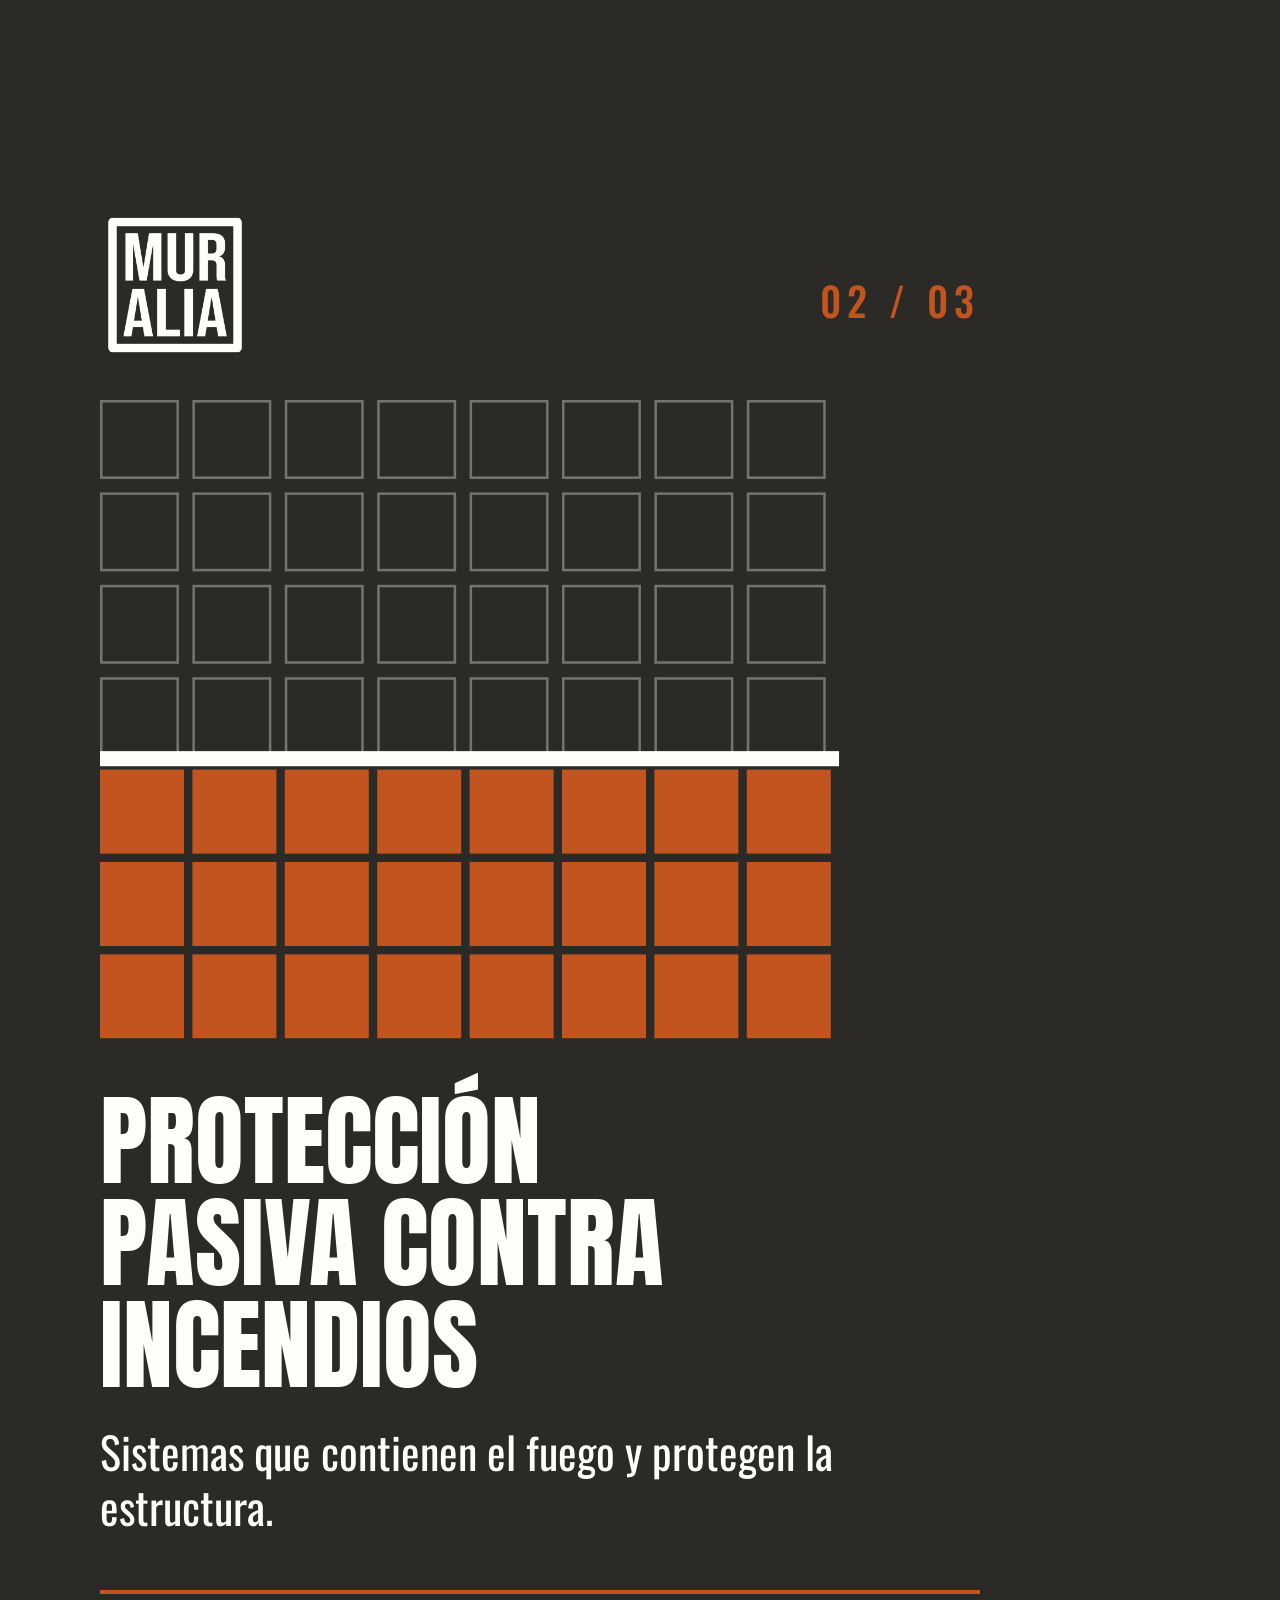
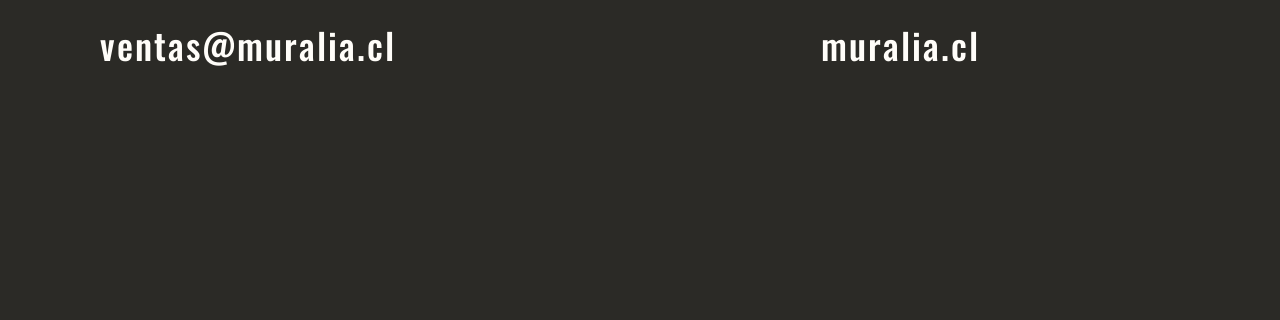
<file: stories/story-ppci.html>
<!doctype html><html lang="es"><head><meta charset="utf-8"><meta name="viewport" content="width=1080">
<title>Muralia — Protección Pasiva Contra Incendios</title><style>
@font-face{font-family:Anton;src:url(fonts/anton.ttf)}
@font-face{font-family:Oswald;font-weight:400;src:url(fonts/oswald-400.ttf)}
@font-face{font-family:Oswald;font-weight:500;src:url(fonts/oswald-500.ttf)}
*{box-sizing:border-box;margin:0}
html,body{width:1080px;height:1920px;overflow:hidden}
.s{position:relative;width:1080px;height:1920px;font-family:Oswald,sans-serif}
.p{position:absolute;left:100px;top:400px;width:880px;height:760px;overflow:hidden;transform:scale(.84);transform-origin:top left}
.logo{position:absolute;left:100px;top:210px;width:150px;height:150px}
.n{position:absolute;right:100px;top:270px;font:500 40px Oswald;letter-spacing:6px}
h1{position:absolute;left:100px;top:1090px;font:400 100px/1.02 Anton;text-transform:uppercase}
.sub{position:absolute;left:100px;width:820px;font:400 44px/1.25 Oswald}
.f{position:absolute;left:100px;right:100px;top:1590px;padding-top:24px;font:500 36px Oswald;letter-spacing:2px;display:flex;justify-content:space-between}
.a{position:absolute;animation-duration:8s;animation-iteration-count:infinite;animation-timing-function:cubic-bezier(.2,.8,.2,1)}
.slide{animation-name:slide}.pop{animation-name:pop}.grow{animation-name:grow;transform-origin:top}.bar{animation-name:bar;transform-origin:left}
@keyframes slide{0%{opacity:0;transform:translateX(-300px)}8%,86%{opacity:1;transform:none}96%,100%{opacity:0;transform:translateX(300px)}}
@keyframes pop{0%{opacity:0;transform:scale(0)}8%,86%{opacity:1;transform:none}96%,100%{opacity:0;transform:scale(.5)}}
@keyframes grow{0%{transform:scaleY(0)}10%,86%{transform:none}96%,100%{transform:scaleY(0)}}
@keyframes bar{0%{transform:scaleX(0)}10%,86%{transform:none}96%,100%{transform:scaleX(0)}}
.t{opacity:1;animation:txt 8s infinite}@keyframes txt{0%{opacity:0;transform:translateY(30px)}10%,88%{opacity:1;transform:none}97%,100%{opacity:0}}
@media (prefers-reduced-motion:reduce){.a,.t{animation:none!important}}
</style></head>
<body style="background:#2B2A26"><div class="s" style="background:#2B2A26;color:#FFFDF9">
<img class="logo" src="../brand/logo/muralia-logo-papel-transparente.png" alt="Muralia">
<div class="n" style="color:#C2551F">02 / 03</div>
<div class="p"><div style="position:absolute;left:0px;top:0px;width:94px;height:94px;border:3px solid #FFFDF9;opacity:.35"></div><div style="position:absolute;left:110px;top:0px;width:94px;height:94px;border:3px solid #FFFDF9;opacity:.35"></div><div style="position:absolute;left:220px;top:0px;width:94px;height:94px;border:3px solid #FFFDF9;opacity:.35"></div><div style="position:absolute;left:330px;top:0px;width:94px;height:94px;border:3px solid #FFFDF9;opacity:.35"></div><div style="position:absolute;left:440px;top:0px;width:94px;height:94px;border:3px solid #FFFDF9;opacity:.35"></div><div style="position:absolute;left:550px;top:0px;width:94px;height:94px;border:3px solid #FFFDF9;opacity:.35"></div><div style="position:absolute;left:660px;top:0px;width:94px;height:94px;border:3px solid #FFFDF9;opacity:.35"></div><div style="position:absolute;left:770px;top:0px;width:94px;height:94px;border:3px solid #FFFDF9;opacity:.35"></div><div style="position:absolute;left:0px;top:110px;width:94px;height:94px;border:3px solid #FFFDF9;opacity:.35"></div><div style="position:absolute;left:110px;top:110px;width:94px;height:94px;border:3px solid #FFFDF9;opacity:.35"></div><div style="position:absolute;left:220px;top:110px;width:94px;height:94px;border:3px solid #FFFDF9;opacity:.35"></div><div style="position:absolute;left:330px;top:110px;width:94px;height:94px;border:3px solid #FFFDF9;opacity:.35"></div><div style="position:absolute;left:440px;top:110px;width:94px;height:94px;border:3px solid #FFFDF9;opacity:.35"></div><div style="position:absolute;left:550px;top:110px;width:94px;height:94px;border:3px solid #FFFDF9;opacity:.35"></div><div style="position:absolute;left:660px;top:110px;width:94px;height:94px;border:3px solid #FFFDF9;opacity:.35"></div><div style="position:absolute;left:770px;top:110px;width:94px;height:94px;border:3px solid #FFFDF9;opacity:.35"></div><div style="position:absolute;left:0px;top:220px;width:94px;height:94px;border:3px solid #FFFDF9;opacity:.35"></div><div style="position:absolute;left:110px;top:220px;width:94px;height:94px;border:3px solid #FFFDF9;opacity:.35"></div><div style="position:absolute;left:220px;top:220px;width:94px;height:94px;border:3px solid #FFFDF9;opacity:.35"></div><div style="position:absolute;left:330px;top:220px;width:94px;height:94px;border:3px solid #FFFDF9;opacity:.35"></div><div style="position:absolute;left:440px;top:220px;width:94px;height:94px;border:3px solid #FFFDF9;opacity:.35"></div><div style="position:absolute;left:550px;top:220px;width:94px;height:94px;border:3px solid #FFFDF9;opacity:.35"></div><div style="position:absolute;left:660px;top:220px;width:94px;height:94px;border:3px solid #FFFDF9;opacity:.35"></div><div style="position:absolute;left:770px;top:220px;width:94px;height:94px;border:3px solid #FFFDF9;opacity:.35"></div><div style="position:absolute;left:0px;top:330px;width:94px;height:94px;border:3px solid #FFFDF9;opacity:.35"></div><div style="position:absolute;left:110px;top:330px;width:94px;height:94px;border:3px solid #FFFDF9;opacity:.35"></div><div style="position:absolute;left:220px;top:330px;width:94px;height:94px;border:3px solid #FFFDF9;opacity:.35"></div><div style="position:absolute;left:330px;top:330px;width:94px;height:94px;border:3px solid #FFFDF9;opacity:.35"></div><div style="position:absolute;left:440px;top:330px;width:94px;height:94px;border:3px solid #FFFDF9;opacity:.35"></div><div style="position:absolute;left:550px;top:330px;width:94px;height:94px;border:3px solid #FFFDF9;opacity:.35"></div><div style="position:absolute;left:660px;top:330px;width:94px;height:94px;border:3px solid #FFFDF9;opacity:.35"></div><div style="position:absolute;left:770px;top:330px;width:94px;height:94px;border:3px solid #FFFDF9;opacity:.35"></div><div class="a pop" style="left:0px;top:440px;width:100px;height:100px;background:#C2551F;animation-delay:-7.34s"></div><div class="a pop" style="left:110px;top:440px;width:100px;height:100px;background:#C2551F;animation-delay:-7.29s"></div><div class="a pop" style="left:220px;top:440px;width:100px;height:100px;background:#C2551F;animation-delay:-7.24s"></div><div class="a pop" style="left:330px;top:440px;width:100px;height:100px;background:#C2551F;animation-delay:-7.19s"></div><div class="a pop" style="left:440px;top:440px;width:100px;height:100px;background:#C2551F;animation-delay:-7.14s"></div><div class="a pop" style="left:550px;top:440px;width:100px;height:100px;background:#C2551F;animation-delay:-7.09s"></div><div class="a pop" style="left:660px;top:440px;width:100px;height:100px;background:#C2551F;animation-delay:-7.04s"></div><div class="a pop" style="left:770px;top:440px;width:100px;height:100px;background:#C2551F;animation-delay:-6.99s"></div><div class="a pop" style="left:0px;top:550px;width:100px;height:100px;background:#C2551F;animation-delay:-7.52s"></div><div class="a pop" style="left:110px;top:550px;width:100px;height:100px;background:#C2551F;animation-delay:-7.47s"></div><div class="a pop" style="left:220px;top:550px;width:100px;height:100px;background:#C2551F;animation-delay:-7.42s"></div><div class="a pop" style="left:330px;top:550px;width:100px;height:100px;background:#C2551F;animation-delay:-7.37s"></div><div class="a pop" style="left:440px;top:550px;width:100px;height:100px;background:#C2551F;animation-delay:-7.32s"></div><div class="a pop" style="left:550px;top:550px;width:100px;height:100px;background:#C2551F;animation-delay:-7.27s"></div><div class="a pop" style="left:660px;top:550px;width:100px;height:100px;background:#C2551F;animation-delay:-7.22s"></div><div class="a pop" style="left:770px;top:550px;width:100px;height:100px;background:#C2551F;animation-delay:-7.17s"></div><div class="a pop" style="left:0px;top:660px;width:100px;height:100px;background:#C2551F;animation-delay:-7.70s"></div><div class="a pop" style="left:110px;top:660px;width:100px;height:100px;background:#C2551F;animation-delay:-7.65s"></div><div class="a pop" style="left:220px;top:660px;width:100px;height:100px;background:#C2551F;animation-delay:-7.60s"></div><div class="a pop" style="left:330px;top:660px;width:100px;height:100px;background:#C2551F;animation-delay:-7.55s"></div><div class="a pop" style="left:440px;top:660px;width:100px;height:100px;background:#C2551F;animation-delay:-7.50s"></div><div class="a pop" style="left:550px;top:660px;width:100px;height:100px;background:#C2551F;animation-delay:-7.45s"></div><div class="a pop" style="left:660px;top:660px;width:100px;height:100px;background:#C2551F;animation-delay:-7.40s"></div><div class="a pop" style="left:770px;top:660px;width:100px;height:100px;background:#C2551F;animation-delay:-7.35s"></div><div class="a bar" style="left:0;top:418px;width:880px;height:18px;background:#FFFDF9;animation-delay:-6.10s"></div></div>
<h1 class="t" style="color:#FFFDF9;animation-delay:-7.0s">PROTECCIÓN<br>PASIVA CONTRA<br>INCENDIOS</h1>
<p class="sub t" style="top:1424px;animation-delay:-6.6s">Sistemas que contienen el fuego y protegen la estructura.</p>
<div class="f" style="border-top:4px solid #C2551F"><span>ventas@muralia.cl</span><span>muralia.cl</span></div>
</div></body></html>
</file>
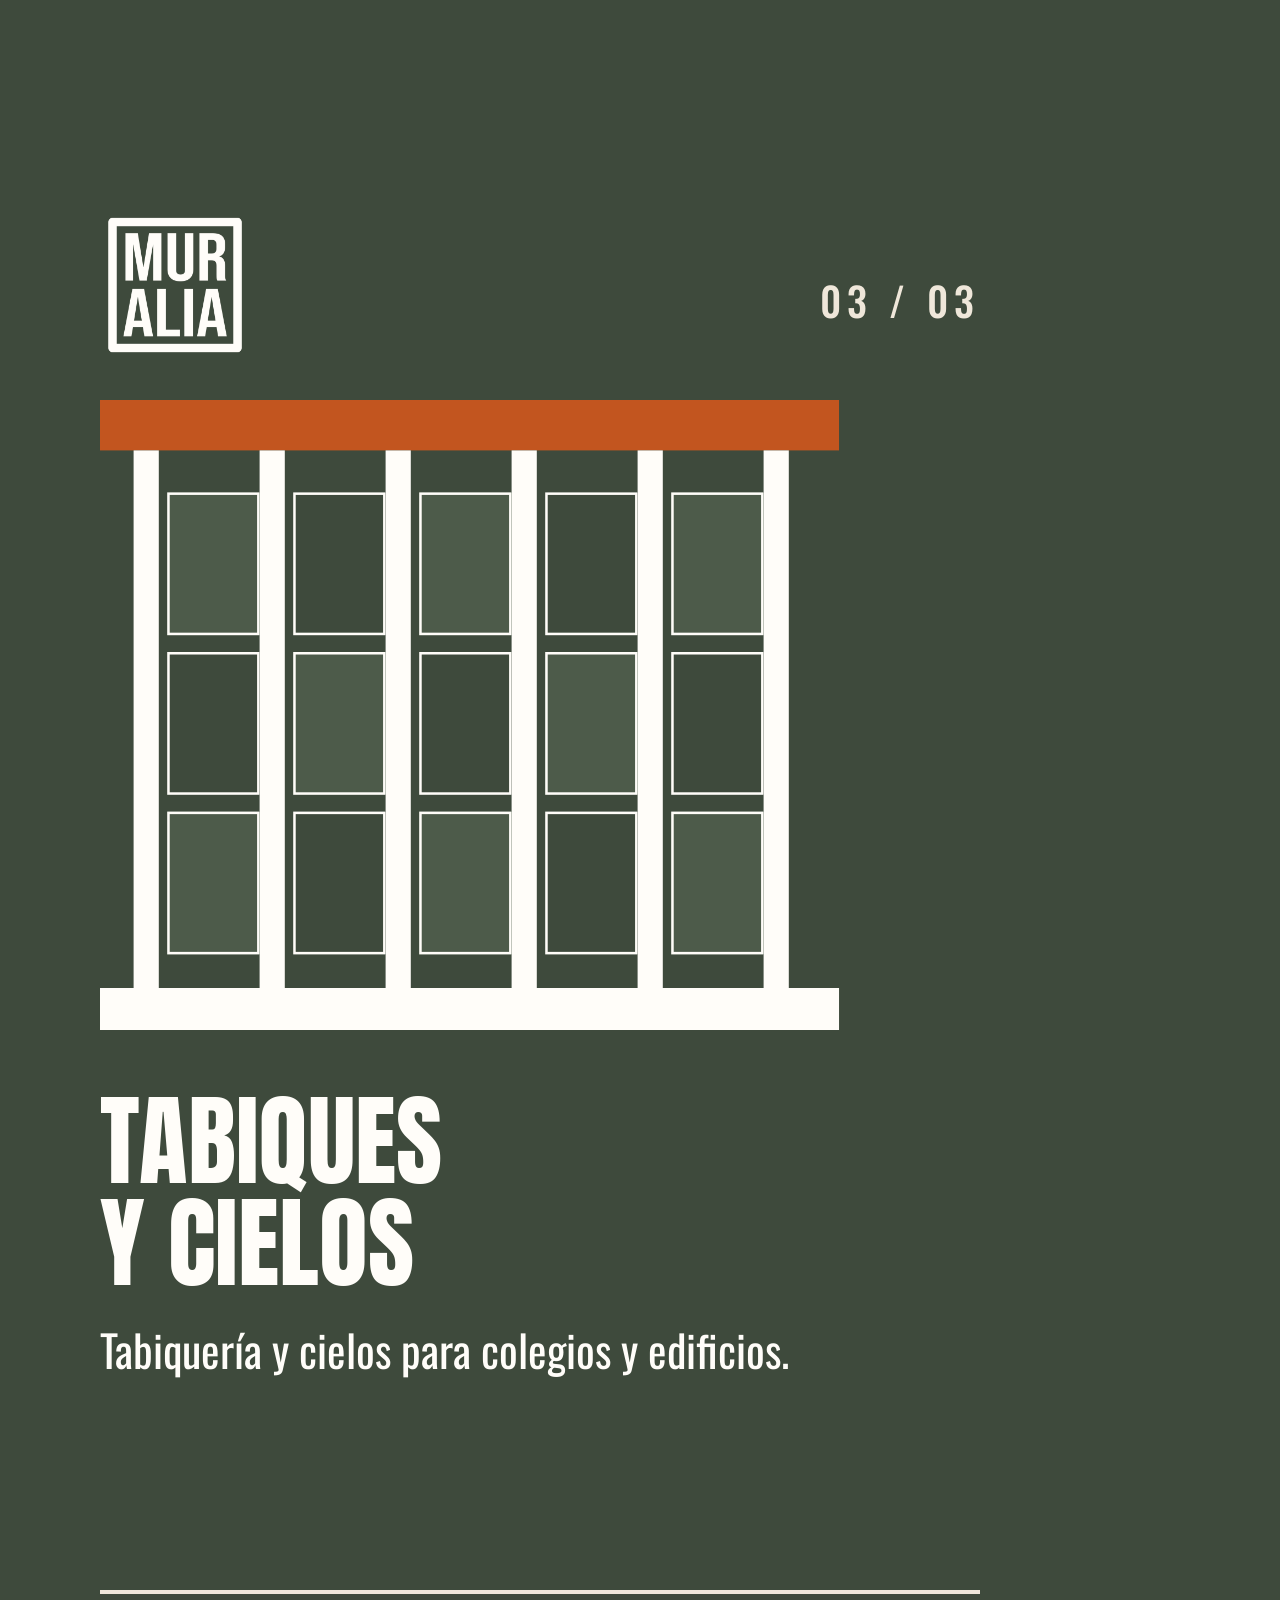
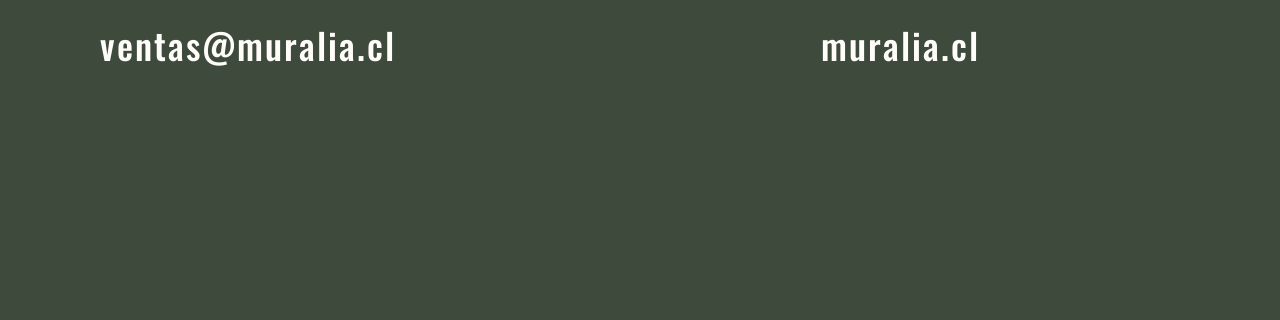
<file: stories/story-tabiques.html>
<!doctype html><html lang="es"><head><meta charset="utf-8"><meta name="viewport" content="width=1080">
<title>Muralia — Tabiques Y Cielos</title><style>
@font-face{font-family:Anton;src:url(fonts/anton.ttf)}
@font-face{font-family:Oswald;font-weight:400;src:url(fonts/oswald-400.ttf)}
@font-face{font-family:Oswald;font-weight:500;src:url(fonts/oswald-500.ttf)}
*{box-sizing:border-box;margin:0}
html,body{width:1080px;height:1920px;overflow:hidden}
.s{position:relative;width:1080px;height:1920px;font-family:Oswald,sans-serif}
.p{position:absolute;left:100px;top:400px;width:880px;height:760px;overflow:hidden;transform:scale(.84);transform-origin:top left}
.logo{position:absolute;left:100px;top:210px;width:150px;height:150px}
.n{position:absolute;right:100px;top:270px;font:500 40px Oswald;letter-spacing:6px}
h1{position:absolute;left:100px;top:1090px;font:400 100px/1.02 Anton;text-transform:uppercase}
.sub{position:absolute;left:100px;width:820px;font:400 44px/1.25 Oswald}
.f{position:absolute;left:100px;right:100px;top:1590px;padding-top:24px;font:500 36px Oswald;letter-spacing:2px;display:flex;justify-content:space-between}
.a{position:absolute;animation-duration:8s;animation-iteration-count:infinite;animation-timing-function:cubic-bezier(.2,.8,.2,1)}
.slide{animation-name:slide}.pop{animation-name:pop}.grow{animation-name:grow;transform-origin:top}.bar{animation-name:bar;transform-origin:left}
@keyframes slide{0%{opacity:0;transform:translateX(-300px)}8%,86%{opacity:1;transform:none}96%,100%{opacity:0;transform:translateX(300px)}}
@keyframes pop{0%{opacity:0;transform:scale(0)}8%,86%{opacity:1;transform:none}96%,100%{opacity:0;transform:scale(.5)}}
@keyframes grow{0%{transform:scaleY(0)}10%,86%{transform:none}96%,100%{transform:scaleY(0)}}
@keyframes bar{0%{transform:scaleX(0)}10%,86%{transform:none}96%,100%{transform:scaleX(0)}}
.t{opacity:1;animation:txt 8s infinite}@keyframes txt{0%{opacity:0;transform:translateY(30px)}10%,88%{opacity:1;transform:none}97%,100%{opacity:0}}
@media (prefers-reduced-motion:reduce){.a,.t{animation:none!important}}
</style></head>
<body style="background:#3E4A3C"><div class="s" style="background:#3E4A3C;color:#FFFDF9">
<img class="logo" src="../brand/logo/muralia-logo-papel-transparente.png" alt="Muralia">
<div class="n" style="color:#EFE7DA">03 / 03</div>
<div class="p"><div class="a slide" style="left:0;top:0;width:880px;height:60px;background:#C2551F;animation-delay:-7.70s"></div><div class="a grow" style="left:40px;top:60px;width:30px;height:640px;background:#FFFDF9;animation-delay:-7.30s"></div><div class="a grow" style="left:190px;top:60px;width:30px;height:640px;background:#FFFDF9;animation-delay:-7.15s"></div><div class="a grow" style="left:340px;top:60px;width:30px;height:640px;background:#FFFDF9;animation-delay:-7.00s"></div><div class="a grow" style="left:490px;top:60px;width:30px;height:640px;background:#FFFDF9;animation-delay:-6.85s"></div><div class="a grow" style="left:640px;top:60px;width:30px;height:640px;background:#FFFDF9;animation-delay:-6.70s"></div><div class="a grow" style="left:790px;top:60px;width:30px;height:640px;background:#FFFDF9;animation-delay:-6.55s"></div><div class="a pop" style="left:80px;top:110px;width:110px;height:170px;border:3px solid #FFFDF9;background:#4d5b4a;animation-delay:-6.20s"></div><div class="a pop" style="left:80px;top:300px;width:110px;height:170px;border:3px solid #FFFDF9;background:#3E4A3C;animation-delay:-6.02s"></div><div class="a pop" style="left:80px;top:490px;width:110px;height:170px;border:3px solid #FFFDF9;background:#4d5b4a;animation-delay:-5.84s"></div><div class="a pop" style="left:230px;top:110px;width:110px;height:170px;border:3px solid #FFFDF9;background:#3E4A3C;animation-delay:-6.02s"></div><div class="a pop" style="left:230px;top:300px;width:110px;height:170px;border:3px solid #FFFDF9;background:#4d5b4a;animation-delay:-5.84s"></div><div class="a pop" style="left:230px;top:490px;width:110px;height:170px;border:3px solid #FFFDF9;background:#3E4A3C;animation-delay:-5.66s"></div><div class="a pop" style="left:380px;top:110px;width:110px;height:170px;border:3px solid #FFFDF9;background:#4d5b4a;animation-delay:-5.84s"></div><div class="a pop" style="left:380px;top:300px;width:110px;height:170px;border:3px solid #FFFDF9;background:#3E4A3C;animation-delay:-5.66s"></div><div class="a pop" style="left:380px;top:490px;width:110px;height:170px;border:3px solid #FFFDF9;background:#4d5b4a;animation-delay:-5.48s"></div><div class="a pop" style="left:530px;top:110px;width:110px;height:170px;border:3px solid #FFFDF9;background:#3E4A3C;animation-delay:-5.66s"></div><div class="a pop" style="left:530px;top:300px;width:110px;height:170px;border:3px solid #FFFDF9;background:#4d5b4a;animation-delay:-5.48s"></div><div class="a pop" style="left:530px;top:490px;width:110px;height:170px;border:3px solid #FFFDF9;background:#3E4A3C;animation-delay:-5.30s"></div><div class="a pop" style="left:680px;top:110px;width:110px;height:170px;border:3px solid #FFFDF9;background:#4d5b4a;animation-delay:-5.48s"></div><div class="a pop" style="left:680px;top:300px;width:110px;height:170px;border:3px solid #FFFDF9;background:#3E4A3C;animation-delay:-5.30s"></div><div class="a pop" style="left:680px;top:490px;width:110px;height:170px;border:3px solid #FFFDF9;background:#4d5b4a;animation-delay:-5.12s"></div><div class="a slide" style="left:0;top:700px;width:880px;height:50px;background:#FFFDF9;animation-delay:-6.80s"></div></div>
<h1 class="t" style="color:#FFFDF9;animation-delay:-7.0s">TABIQUES<br>Y CIELOS</h1>
<p class="sub t" style="top:1322px;animation-delay:-6.6s">Tabiquería y cielos para colegios y edificios.</p>
<div class="f" style="border-top:4px solid #EFE7DA"><span>ventas@muralia.cl</span><span>muralia.cl</span></div>
</div></body></html>
</file>
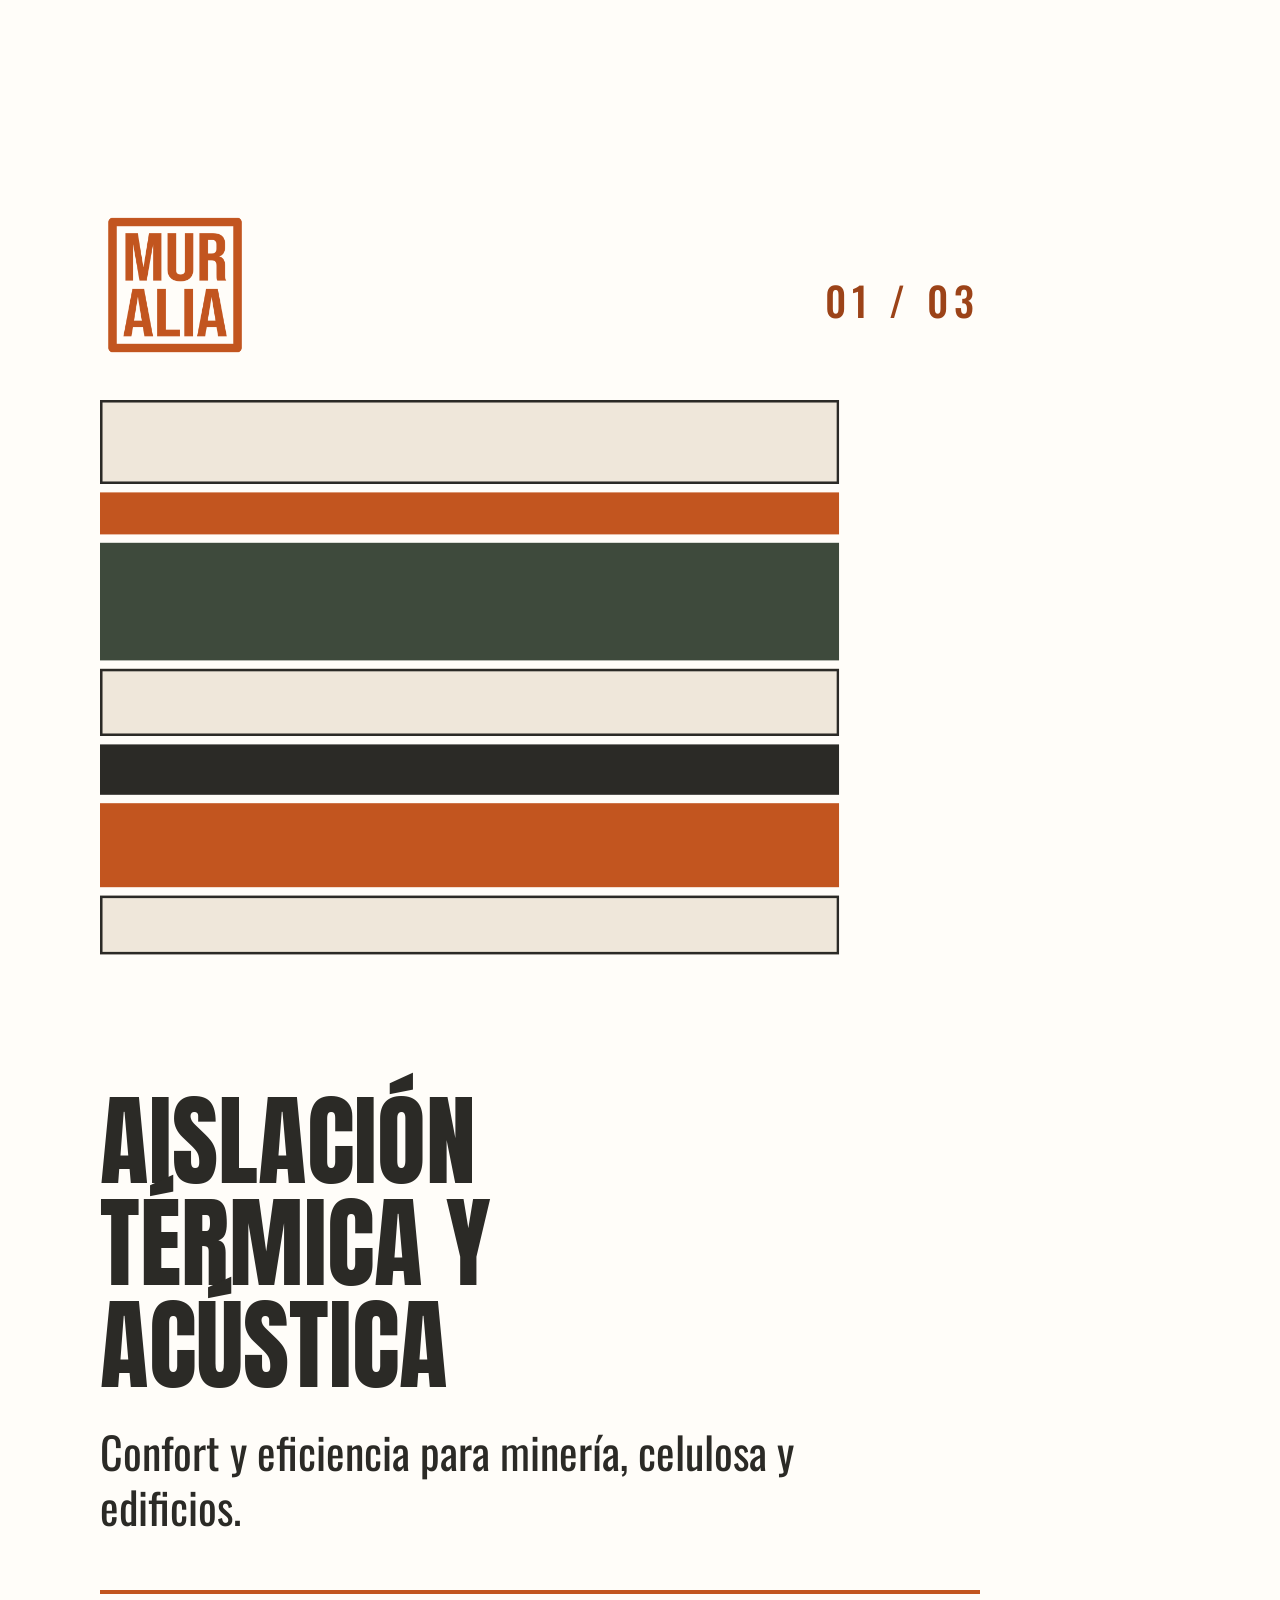
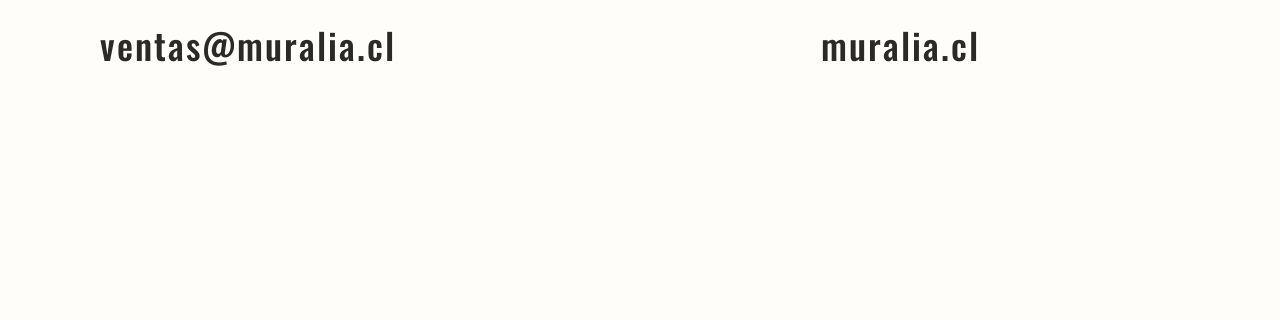
<file: stories/story-termica.html>
<!doctype html><html lang="es"><head><meta charset="utf-8"><meta name="viewport" content="width=1080">
<title>Muralia — Aislación Térmica Y Acústica</title><style>
@font-face{font-family:Anton;src:url(fonts/anton.ttf)}
@font-face{font-family:Oswald;font-weight:400;src:url(fonts/oswald-400.ttf)}
@font-face{font-family:Oswald;font-weight:500;src:url(fonts/oswald-500.ttf)}
*{box-sizing:border-box;margin:0}
html,body{width:1080px;height:1920px;overflow:hidden}
.s{position:relative;width:1080px;height:1920px;font-family:Oswald,sans-serif}
.p{position:absolute;left:100px;top:400px;width:880px;height:760px;overflow:hidden;transform:scale(.84);transform-origin:top left}
.logo{position:absolute;left:100px;top:210px;width:150px;height:150px}
.n{position:absolute;right:100px;top:270px;font:500 40px Oswald;letter-spacing:6px}
h1{position:absolute;left:100px;top:1090px;font:400 100px/1.02 Anton;text-transform:uppercase}
.sub{position:absolute;left:100px;width:820px;font:400 44px/1.25 Oswald}
.f{position:absolute;left:100px;right:100px;top:1590px;padding-top:24px;font:500 36px Oswald;letter-spacing:2px;display:flex;justify-content:space-between}
.a{position:absolute;animation-duration:8s;animation-iteration-count:infinite;animation-timing-function:cubic-bezier(.2,.8,.2,1)}
.slide{animation-name:slide}.pop{animation-name:pop}.grow{animation-name:grow;transform-origin:top}.bar{animation-name:bar;transform-origin:left}
@keyframes slide{0%{opacity:0;transform:translateX(-300px)}8%,86%{opacity:1;transform:none}96%,100%{opacity:0;transform:translateX(300px)}}
@keyframes pop{0%{opacity:0;transform:scale(0)}8%,86%{opacity:1;transform:none}96%,100%{opacity:0;transform:scale(.5)}}
@keyframes grow{0%{transform:scaleY(0)}10%,86%{transform:none}96%,100%{transform:scaleY(0)}}
@keyframes bar{0%{transform:scaleX(0)}10%,86%{transform:none}96%,100%{transform:scaleX(0)}}
.t{opacity:1;animation:txt 8s infinite}@keyframes txt{0%{opacity:0;transform:translateY(30px)}10%,88%{opacity:1;transform:none}97%,100%{opacity:0}}
@media (prefers-reduced-motion:reduce){.a,.t{animation:none!important}}
</style></head>
<body style="background:#FFFDF9"><div class="s" style="background:#FFFDF9;color:#2B2A26">
<img class="logo" src="../brand/logo/muralia-logo-terracota-transparente.png" alt="Muralia">
<div class="n" style="color:#9C4318">01 / 03</div>
<div class="p"><div class="a slide" style="left:0;top:0px;width:880px;height:100px;background:#EFE7DA;border:3px solid #2B2A26;animation-delay:-7.70s"></div><div class="a slide" style="left:0;top:110px;width:880px;height:50px;background:#C2551F;animation-delay:-7.42s"></div><div class="a slide" style="left:0;top:170px;width:880px;height:140px;background:#3E4A3C;animation-delay:-7.14s"></div><div class="a slide" style="left:0;top:320px;width:880px;height:80px;background:#EFE7DA;border:3px solid #2B2A26;animation-delay:-6.86s"></div><div class="a slide" style="left:0;top:410px;width:880px;height:60px;background:#2B2A26;animation-delay:-6.58s"></div><div class="a slide" style="left:0;top:480px;width:880px;height:100px;background:#C2551F;animation-delay:-6.30s"></div><div class="a slide" style="left:0;top:590px;width:880px;height:70px;background:#EFE7DA;border:3px solid #2B2A26;animation-delay:-6.02s"></div></div>
<h1 class="t" style="color:#2B2A26;animation-delay:-7.0s">AISLACIÓN<br>TÉRMICA Y<br>ACÚSTICA</h1>
<p class="sub t" style="top:1424px;animation-delay:-6.6s">Confort y eficiencia para minería, celulosa y edificios.</p>
<div class="f" style="border-top:4px solid #C2551F"><span>ventas@muralia.cl</span><span>muralia.cl</span></div>
</div></body></html>
</file>
